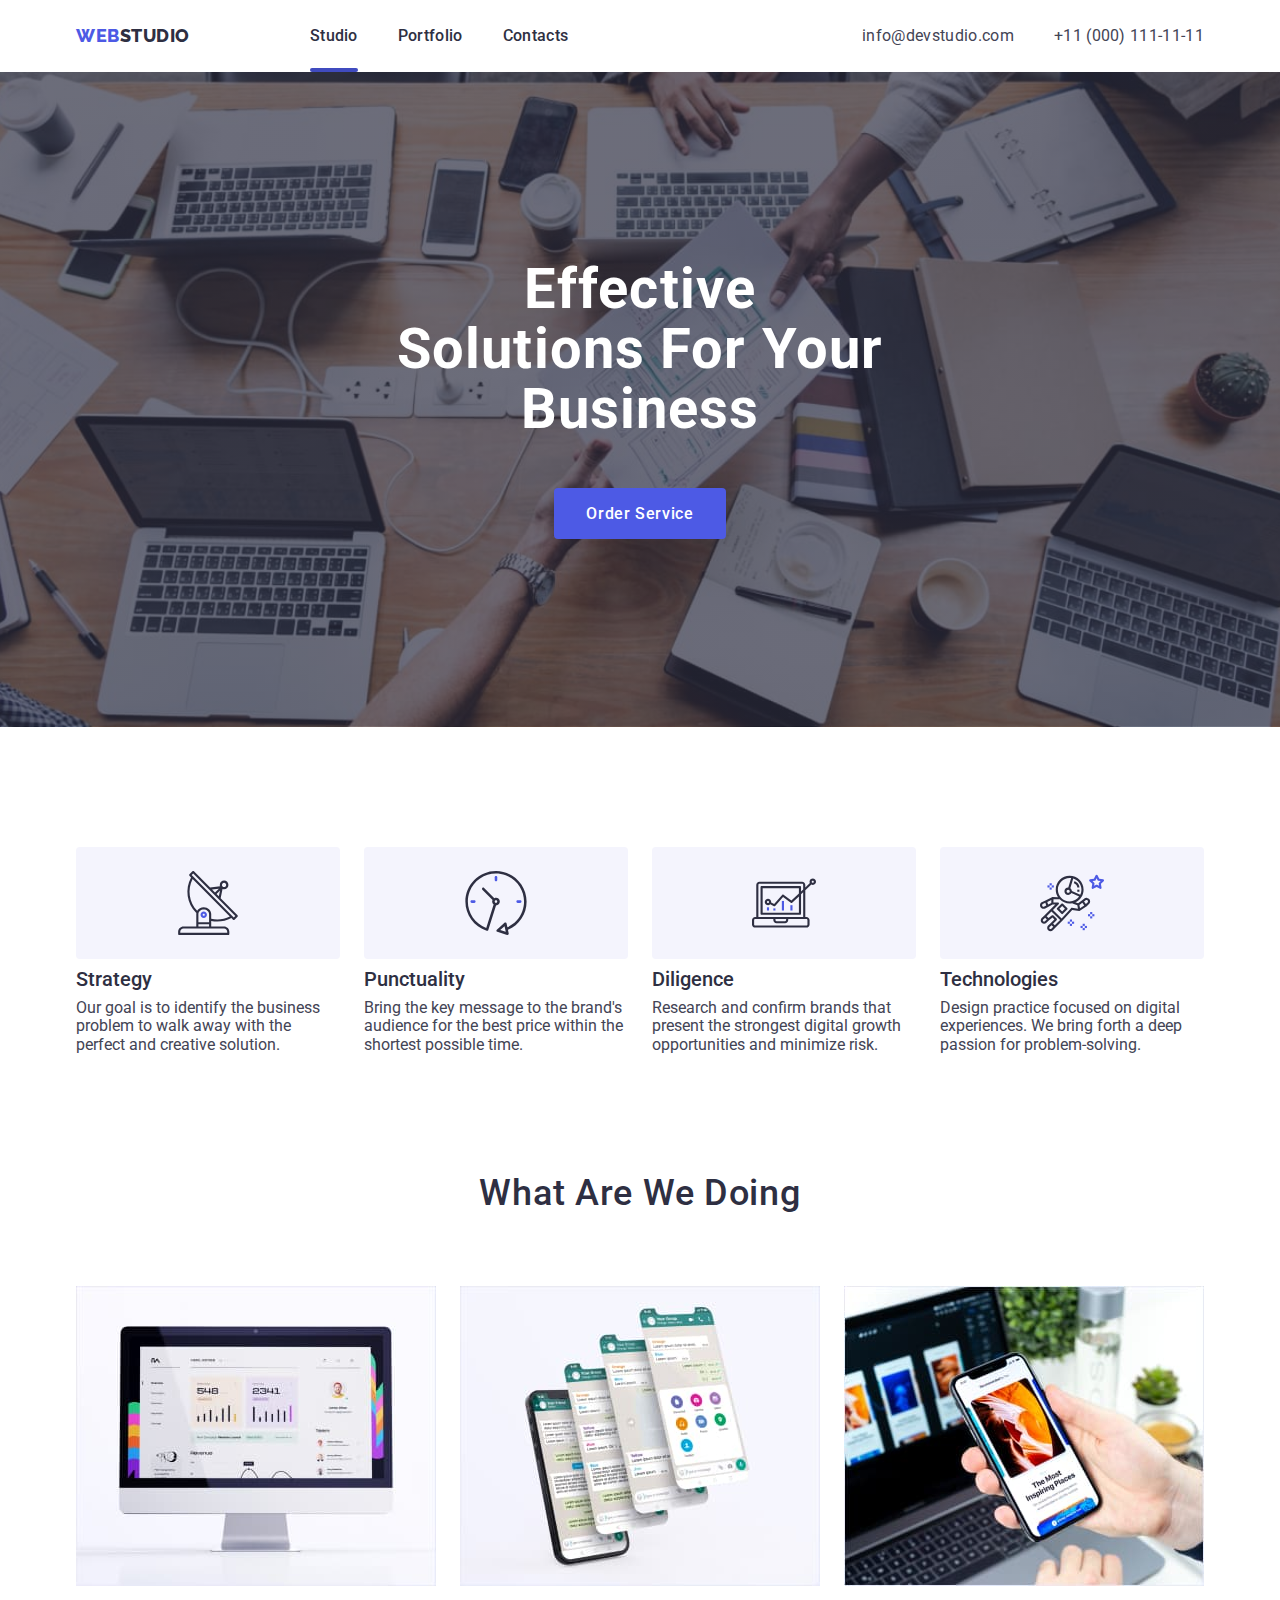
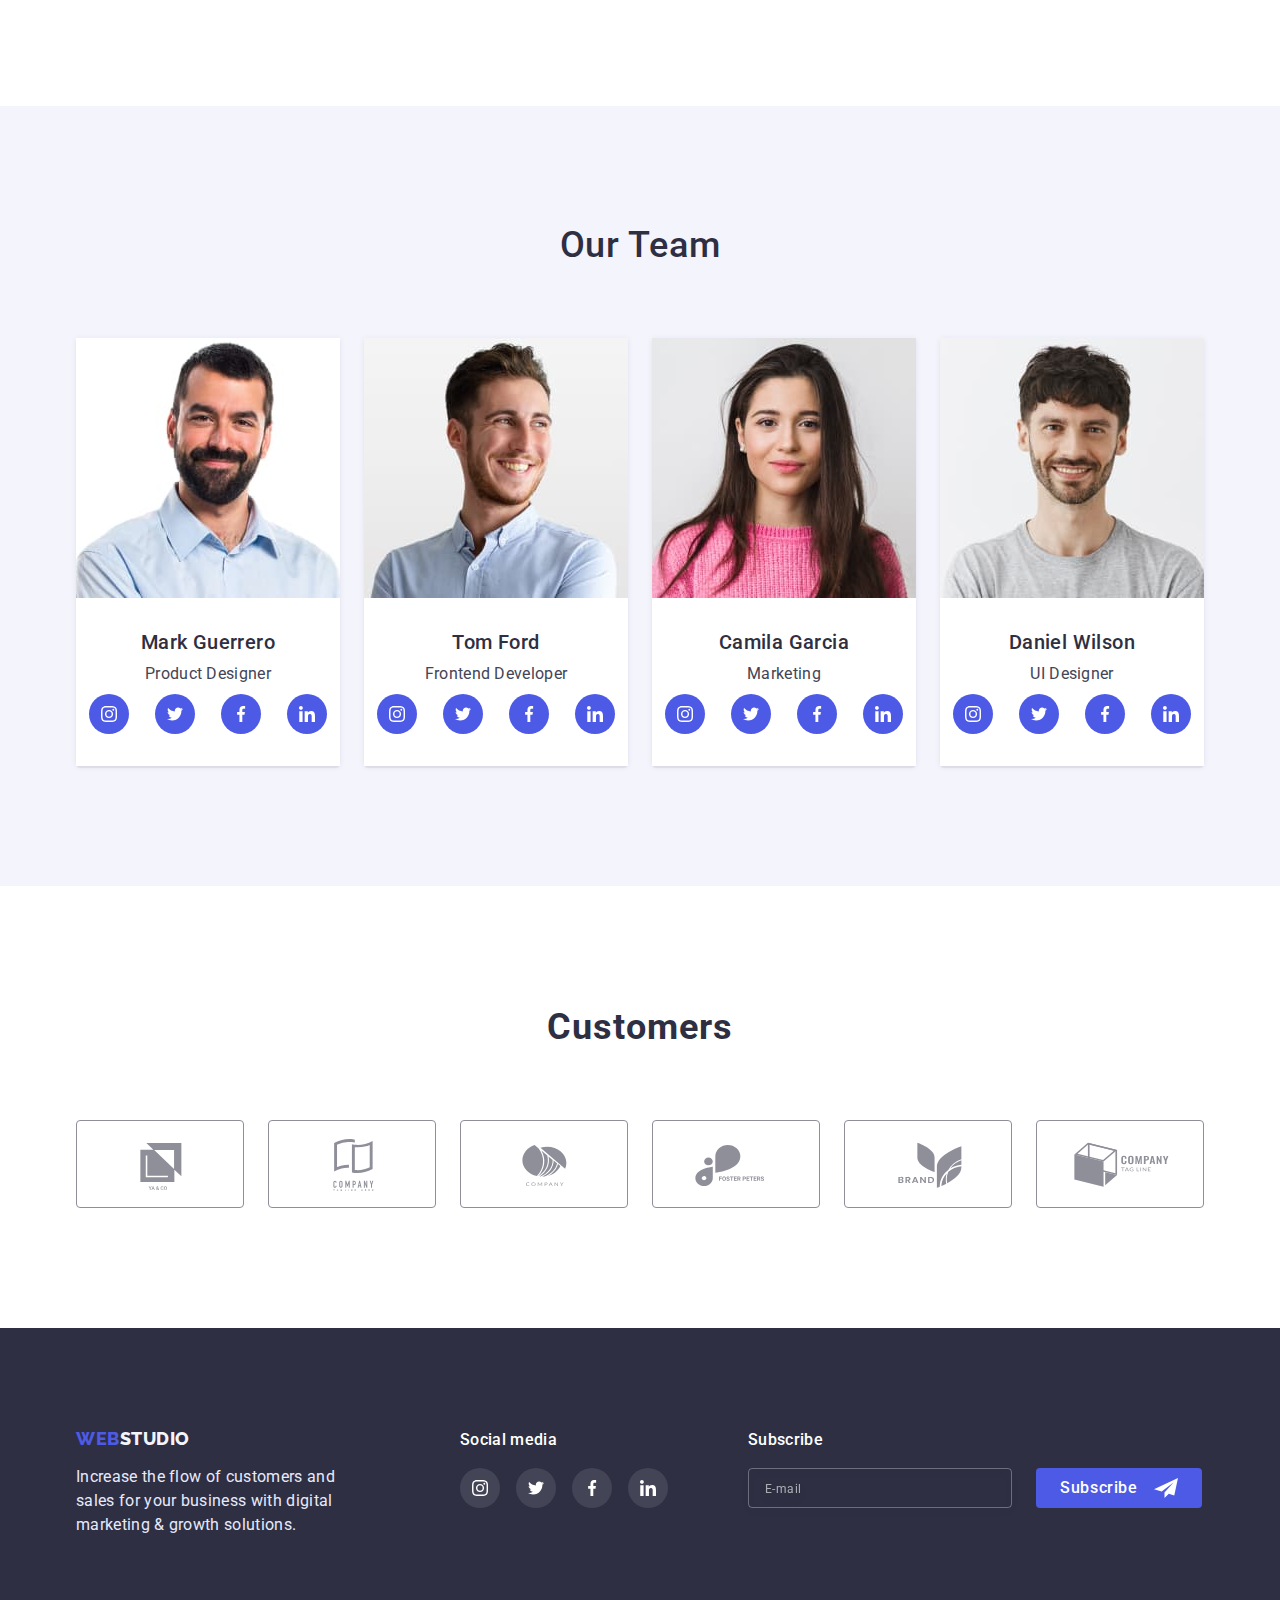
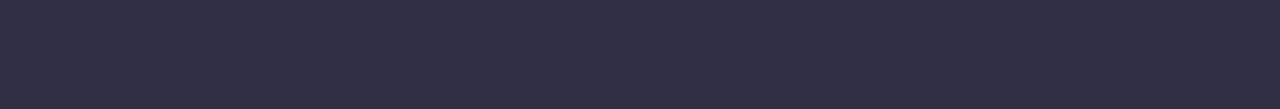
<file: index.html>
<!DOCTYPE html>
<html lang="en">
  <head>
    <meta charset="UTF-8" />
    <meta http-equiv="X-UA-Compatible" content="IE=edge" />
    <meta name="viewport" content="width=device-width, initial-scale=1.0" />
    <title>Document</title>
    <link
      rel="stylesheet"
      href="https://cdn.jsdelivr.net/npm/modern-normalize@1.1.0/modern-normalize.min.css"
    />
    <link rel="stylesheet" href="./css/styles.css" />
    <link rel="preconnect" href="https://fonts.googleapis.com" />
    <link rel="preconnect" href="https://fonts.gstatic.com" crossorigin />
    <link
      href="https://fonts.googleapis.com/css2?family=Raleway:wght@800&family=Roboto:wght@400;500&display=swap"
      rel="stylesheet"
    />
  </head>
  <body>
    <!--Header-->
    <header class="main-header">
      <div class="container page-header">
        <nav class="navigation">
          <a class="logo link" href="./index.html"
            ><span class="weblogo">Web</span>Studio
          </a>

          <ul class="menu list">
            <li class="menu-item">
              <a class="menu-link link current-page" href="./index.html">
                Studio
              </a>
            </li>
            <li class="menu-item">
              <a class="menu-link link" href="./portfolio.html"> Portfolio</a>
            </li>
            <li class="menu-item">
              <a class="menu-link link" href="/contacts">Contacts</a>
            </li>
          </ul>
        </nav>

        <button type="button" class="mobile-menu-open" data-menu-open>
          <svg class="mobile-menu-open-icon" width="32" height="22">
            <use href="./images/icons.svg#icon-menu-hamburger"></use>
          </svg>
        </button>

        <!--Contacts-->

        <ul class="contact-list list">
          <li class="contact-data">
            <a class="contact-mail link" href="mailto:info@devstudio.com"
              >info@devstudio.com</a
            >
          </li>
          <li class="contact-data">
            <a class="contact-phone link" href="tel:+11(000)1111111"
              >+11 (000) 111-11-11</a
            >
          </li>
        </ul>
      </div>
<!--============================================= mobile-menu-window =============================================== -->

      <div class="mobile-menu-window" data-menu>
        
        <button type="button" class="mobile-close-btn" data-menu-close>
          <svg class="mobile-close-icon">
            <use href="./images/icons.svg#icon-close-button"></use>
          </svg>
        </button>
        <ul class="mobile-menu list">
          <li class="mobile-menu-item">
            <a class="mobile-menu-link link current-page" href="./index.html">
              Studio
            </a>
          </li>
          <li class="mobile-menu-item">
            <a class="mobile-menu-link link" href="./portfolio.html"> Portfolio</a>
          </li>
          <li class="mobile-menu-item">
            <a class="mobile-menu-link link" href="/contacts">Contacts</a>
          </li>
        </ul> 

        <ul class="mobile-contact-list list">

          <li class="mobile-contact-data">
            <a class="mobile-contact-phone link" href="tel:+11(000)1111111"
              >+11 (000) 111-11-11</a
            >
          </li>
          <li class="mobile-contact-data">
            <a class="mobile-contact-mail link" href="mailto:info@devstudio.com"
              >info@devstudio.com</a
            >
          </li>

          <ul class="mobile-social-list list">
            <li class="mobile-social-list-icon">
              <a href="" class="mobile-social-list-link">
                <svg class="social-list-icon" width="16" height="16">
                  <use href="./images/icons.svg#icon-instagram"></use>
                </svg>
              </a>
            </li>

            <li class="mobile-social-list-icon">
              <a href="" class="mobile-social-list-link">
                <svg class="social-list-icon" width="16" height="16">
                  <use href="./images/icons.svg#icon-twitter"></use>
                </svg>
              </a>
            </li>

            <li class="mobile-social-list-icon">
              <a href="" class="mobile-social-list-link">
                <svg class="social-list-icon" width="16" height="16">
                  <use href="./images/icons.svg#icon-facebook"></use>
                </svg>
              </a>
            </li>

            <li class="mobile-social-list-icon">
              <a href="" class="mobile-social-list-link">
                <svg class="social-list-icon" width="16" height="16">
                  <use href="./images/icons.svg#icon-linkedin"></use>
                </svg>
              </a>
            </li>
          </ul>
         
        </ul>
      
      </div>
    </header>

    <!-- Hero -->
    <main>
      <section class="hero">
        <div class="container">
          <h1 class="hero-title">Effective Solutions For Your Business</h1>

          <button data-modal-open class="modal-btn" type="button">
            Order Service
          </button>
        </div>
      </section>

      <!--Features-->
      <section class="features section">
        <!-- <h2 class="features-name">Features</h2> -->
        <div class="container">
          <ul class="features-list list">
            <li class="features-item antenna-icon">
              <h3 class="data-features">Strategy</h3>
              <p class="text-features">
                Our goal is to identify the business problem to walk away with
                the perfect and creative solution.
              </p>
            </li>
            <li class="features-item clock-icon">
              <h3 class="data-features">Punctuality</h3>
              <p class="text-features">
                Bring the key message to the brand's audience for the best price
                within the shortest possible time.
              </p>
            </li>
            <li class="features-item diagram-icon">
              <h3 class="data-features">Diligence</h3>
              <p class="text-features">
                Research and confirm brands that present the strongest digital
                growth opportunities and minimize risk.
              </p>
            </li>
            <li class="features-item astronaut-icon">
              <h3 class="data-features">Technologies</h3>
              <p class="text-features">
                Design practice focused on digital experiences. We bring forth a
                deep passion for problem-solving.
              </p>
            </li>
          </ul>
        </div>
      </section>

      <!-- Activity  -->
      <section class="activity-section section">
        <div class="container">
          <h2 class="title">What are we doing</h2>
          <ul class="example-list list">
            <li class="example-item">
              <img
                class="example-img"
                src="./images/rectangle1.jpg"
                alt="computer screen with diagram"
                width="360"
              />
            </li>
            <li class="example-item">
              <img
                class="example-img"
                src="./images/rectangle2.jpg"
                alt="four chat screens"
                width="360"
              />
            </li>
            <li class="example-item">
              <img
                class="example-img"
                src="./images/rectangle3.jpg"
                alt="laptop and phone"
                width="360"
              />
            </li>
          </ul>
        </div>
      </section>

      <!-- Team -->
      <section class="team section">
        <div class="container">
          <h2 class="title">Our Team</h2>

          <ul class="team-list list">
            <li class="team-item">
              <img
                class="team-img"
                srcset="./images/Markmobile@2x.jpg 2x"
                src="./images/Markmobile.jpg"
                alt="Mark Guerrero"
                width="264"
              />

              <div class="img-content">
                <h3 class="data">Mark Guerrero</h3>
                <p class="text">Product Designer</p>
                <ul class="social-list list">
                  <li class="social-list-icon">
                    <a href="" class="social-list-link">
                      <svg class="social-list-icon" width="16" height="16">
                        <use href="./images/icons.svg#icon-instagram"></use>
                      </svg>
                    </a>
                  </li>

                  <li class="social-list-icon">
                    <a href="" class="social-list-link">
                      <svg class="social-list-icon" width="16" height="16">
                        <use href="./images/icons.svg#icon-twitter"></use>
                      </svg>
                    </a>
                  </li>

                  <li class="social-list-icon">
                    <a href="" class="social-list-link">
                      <svg class="social-list-icon" width="16" height="16">
                        <use href="./images/icons.svg#icon-facebook"></use>
                      </svg>
                    </a>
                  </li>

                  <li class="social-list-icon">
                    <a href="" class="social-list-link">
                      <svg class="social-list-icon" width="16" height="16">
                        <use href="./images/icons.svg#icon-linkedin"></use>
                      </svg>
                    </a>
                  </li>
                </ul>
              </div>
            </li>

            <li class="team-item">
              <img
                class="team-img"
                srcset="./images/Tommobile@2x.jpg 2x"
                src="./images/Tommobile.jpg"
                alt="Tom Ford"
                width="264"
              />

              <div class="img-content">
                <h3 class="data">Tom Ford</h3>
                <p class="text">Frontend Developer</p>
                <ul class="social-list list">
                  <li class="social-list-icon">
                    <a href="" class="social-list-link">
                      <svg class="social-list-icon" width="16" height="16">
                        <use href="./images/icons.svg#icon-instagram"></use>
                      </svg>
                    </a>
                  </li>

                  <li class="social-list-icon">
                    <a href="" class="social-list-link">
                      <svg class="social-list-icon" width="16" height="16">
                        <use href="./images/icons.svg#icon-twitter"></use>
                      </svg>
                    </a>
                  </li>

                  <li class="social-list-icon">
                    <a href="" class="social-list-link">
                      <svg class="social-list-icon" width="16" height="16">
                        <use href="./images/icons.svg#icon-facebook"></use>
                      </svg>
                    </a>
                  </li>

                  <li class="social-list-icon">
                    <a href="" class="social-list-link">
                      <svg class="social-list-icon" width="16" height="16">
                        <use href="./images/icons.svg#icon-linkedin"></use>
                      </svg>
                    </a>
                  </li>
                </ul>
              </div>
            </li>

            <li class="team-item">
              <img
                class="team-img"
                srcset="./images/Camilamobile@2x.jpg 2x"
                src="./images/Camilamobile.jpg"
                alt="Camila Garcia"
                width="264"
              />

              <div class="img-content">
                <h3 class="data">Camila Garcia</h3>
                <p class="text">Marketing</p>
                <ul class="social-list list">
                  <li class="social-list-icon">
                    <a href="" class="social-list-link">
                      <svg class="social-list-icon" width="16" height="16">
                        <use href="./images/icons.svg#icon-instagram"></use>
                      </svg>
                    </a>
                  </li>

                  <li class="social-list-icon">
                    <a href="" class="social-list-link">
                      <svg class="social-list-icon" width="16" height="16">
                        <use href="./images/icons.svg#icon-twitter"></use>
                      </svg>
                    </a>
                  </li>

                  <li class="social-list-icon">
                    <a href="" class="social-list-link">
                      <svg class="social-list-icon" width="16" height="16">
                        <use href="./images/icons.svg#icon-facebook"></use>
                      </svg>
                    </a>
                  </li>

                  <li class="social-list-icon">
                    <a href="" class="social-list-link">
                      <svg class="social-list-icon" width="16" height="16">
                        <use href="./images/icons.svg#icon-linkedin"></use>
                      </svg>
                    </a>
                  </li>
                </ul>
              </div>
            </li>

            <li class="team-item">
              <img
                class="team-img"
                srcset="./images/Danielmobile@2x.jpg 2x"
                src="./images/Danielmobile.jpg"
                alt="Daniel Wilson"
                width="264"
              />

              <div class="img-content">
                <h3 class="data">Daniel Wilson</h3>
                <p class="text">UI Designer</p>
                <ul class="social-list list">
                  <li class="social-list-icon">
                    <a href="" class="social-list-link">
                      <svg class="social-list-icon" width="16" height="16">
                        <use href="./images/icons.svg#icon-instagram"></use>
                      </svg>
                    </a>
                  </li>

                  <li class="social-list-icon">
                    <a href="" class="social-list-link">
                      <svg class="social-list-icon" width="16" height="16">
                        <use href="./images/icons.svg#icon-twitter"></use>
                      </svg>
                    </a>
                  </li>

                  <li class="social-list-icon">
                    <a href="" class="social-list-link">
                      <svg class="social-list-icon" width="16" height="16">
                        <use href="./images/icons.svg#icon-facebook"></use>
                      </svg>
                    </a>
                  </li>

                  <li class="social-list-icon">
                    <a href="" class="social-list-link">
                      <svg class="social-list-icon" width="16" height="16">
                        <use href="./images/icons.svg#icon-linkedin"></use>
                      </svg>
                    </a>
                  </li>
                </ul>
              </div>
            </li>
          </ul>
        </div>
      </section>

       <!-- Customers -->

    <section class="customers section">
      <div class="container">
        <h2 class="customers-title">Customers</h2>

        <ul class="customers-list list">
          <li class="customers-item">
            <a href="" class="customers-list-link">
              <svg class="customers-icon" width="104" height="56">
                <use href="./images/icons.svg#icon-company1"></use>
              </svg>
            </a>
          </li>

          <li class="customers-item">
            <a href="" class="customers-list-link">
              <svg class="customers-icon" width="104" height="56">
                <use href="./images/icons.svg#icon-company2"></use>
              </svg>
            </a>
          </li>

          <li class="customers-item">
            <a href="" class="customers-list-link">
              <svg class="customers-icon" width="104" height="56">
                <use href="./images/icons.svg#icon-company3"></use>
              </svg>
            </a>
          </li>

          <li class="customers-item">
            <a href="" class="customers-list-link">
              <svg class="customers-icon" width="104" height="56">
                <use href="./images/icons.svg#icon-company4"></use>
              </svg>
            </a>
          </li>

          <li class="customers-item">
            <a href="" class="customers-list-link">
              <svg class="customers-icon" width="104" height="56">
                <use href="./images/icons.svg#icon-company5"></use>
              </svg>
            </a>
          </li>

          <li class="customers-item">
            <a href="" class="customers-list-link">
              <svg class="customers-icon" width="104" height="56">
                <use href="./images/icons.svg#icon-company6"></use>
              </svg>
            </a>
          </li>
        </ul>
      </div>
    </section>
    </main>

   

    <!--Footer-->
    <footer class="footer-part">
      <div class="footer-data container">
        <div class="logo-footer-part">
          <a class="logo-footer link" href="/"
            ><span class="weblogo">Web</span>Studio</a
          >

          <p class="footer-text">
            Increase the flow of customers and sales for your business with
            digital marketing & growth solutions.
          </p>
        </div>

        <div class="social-media-footer">
          <h3 class="footer-media-title">Social media</h3>
          <ul class="social-list-footer list">
            <li class="social-list-footer-icon">
              <a href="" class="social-list-footer-link">
                <svg class="social-list-icon" width="16" height="16">
                  <use href="./images/icons.svg#icon-instagram"></use>
                </svg>
              </a>
            </li>

            <li class="social-list-footer-icon">
              <a href="" class="social-list-footer-link">
                <svg class="social-list-icon" width="16" height="16">
                  <use href="./images/icons.svg#icon-twitter"></use>
                </svg>
              </a>
            </li>

            <li class="social-list-footer-icon">
              <a href="" class="social-list-footer-link">
                <svg class="social-list-icon" width="16" height="16">
                  <use href="./images/icons.svg#icon-facebook"></use>
                </svg>
              </a>
            </li>

            <li class="social-list-footer-icon">
              <a href="" class="social-list-footer-link">
                <svg class="social-list-icon" width="16" height="16">
                  <use href="./images/icons.svg#icon-linkedin"></use>
                </svg>
              </a>
            </li>
          </ul>
        </div>

        <form class="footer-form">
          <label for="email" class="subscribe-email">Subscribe</label>
          <div class="footer-subscribe">
            <input
              type="email"
              name="user_email"
              id="email"
              class="footer-email"
              placeholder="E-mail"
            />

            <button type="submit" class="subscribe-btn">
              Subscribe
              <svg class="footer-icon" width="24" height="24">
                <use href="./images/icons.svg#icon-letter"></use>
              </svg>
            </button>
          </div>
        </form>
      </div>
    </footer>

    <!-- Backdrop -->

    <div class="backdrop is-hidden" data-modal>
      <div class="modal">
        <button data-modal-close type="button" class="modal-close-btn">
          <svg class="close-btn">
            <use href="./images/icons.svg#icon-close-button"></use>
          </svg>
        </button>

        <h3 class="form-data">Leave your contacts and we will call you back</h3>

        <form class="form-field">
          <label class="modal-field"
            >Name
            <div class="form-field-text">
              <input type="text" name="user_name" class="modal-form-input" />
              <svg class="modal-icon">
                <use href="./images/icons.svg#icon-person"></use>
              </svg>
            </div>
          </label>

          <label class="modal-field"
            >Phone
            <div class="form-field-text">
              <input
                type="tel"
                name="user_phone_number"
                class="modal-form-input"
              />
              <svg class="modal-icon">
                <use href="./images/icons.svg#icon-phone"></use>
              </svg>
            </div>
          </label>

          <label class="modal-field"
            >Email
            <div class="form-field-text">
              <input type="email" name="user_email" class="modal-form-input" />
              <svg class="modal-icon">
                <use href="./images/icons.svg#icon-email"></use>
              </svg>
            </div>
          </label>

          <label class="modal-field"
            >Comment
            <div class="form-field-text">
              <textarea
                name="user_comment"
                class="form-field-comment"
                placeholder="Text input"
              ></textarea>
            </div>
          </label>

          <label class="label-checkbox">
            <input type="checkbox" name="checkbox" class="checkbox-icon" />
            <span class="vector-icon">
              <svg class="icon-vector" width="10" height="8">
                <use href="./images/icons.svg#icon-vector"></use>
              </svg>
            </span>

            I accept the terms and conditions of the&nbsp;
            <span class="policy">Privacy Policy</span>
          </label>
          <button type="submit" class="send-btn">Send</button>
        </form>
      </div>
    </div>

    <script src="./js/modal.js"></script>
    <script src="./js/mobile-menu.js"></script>
  </body>
</html>
</file>
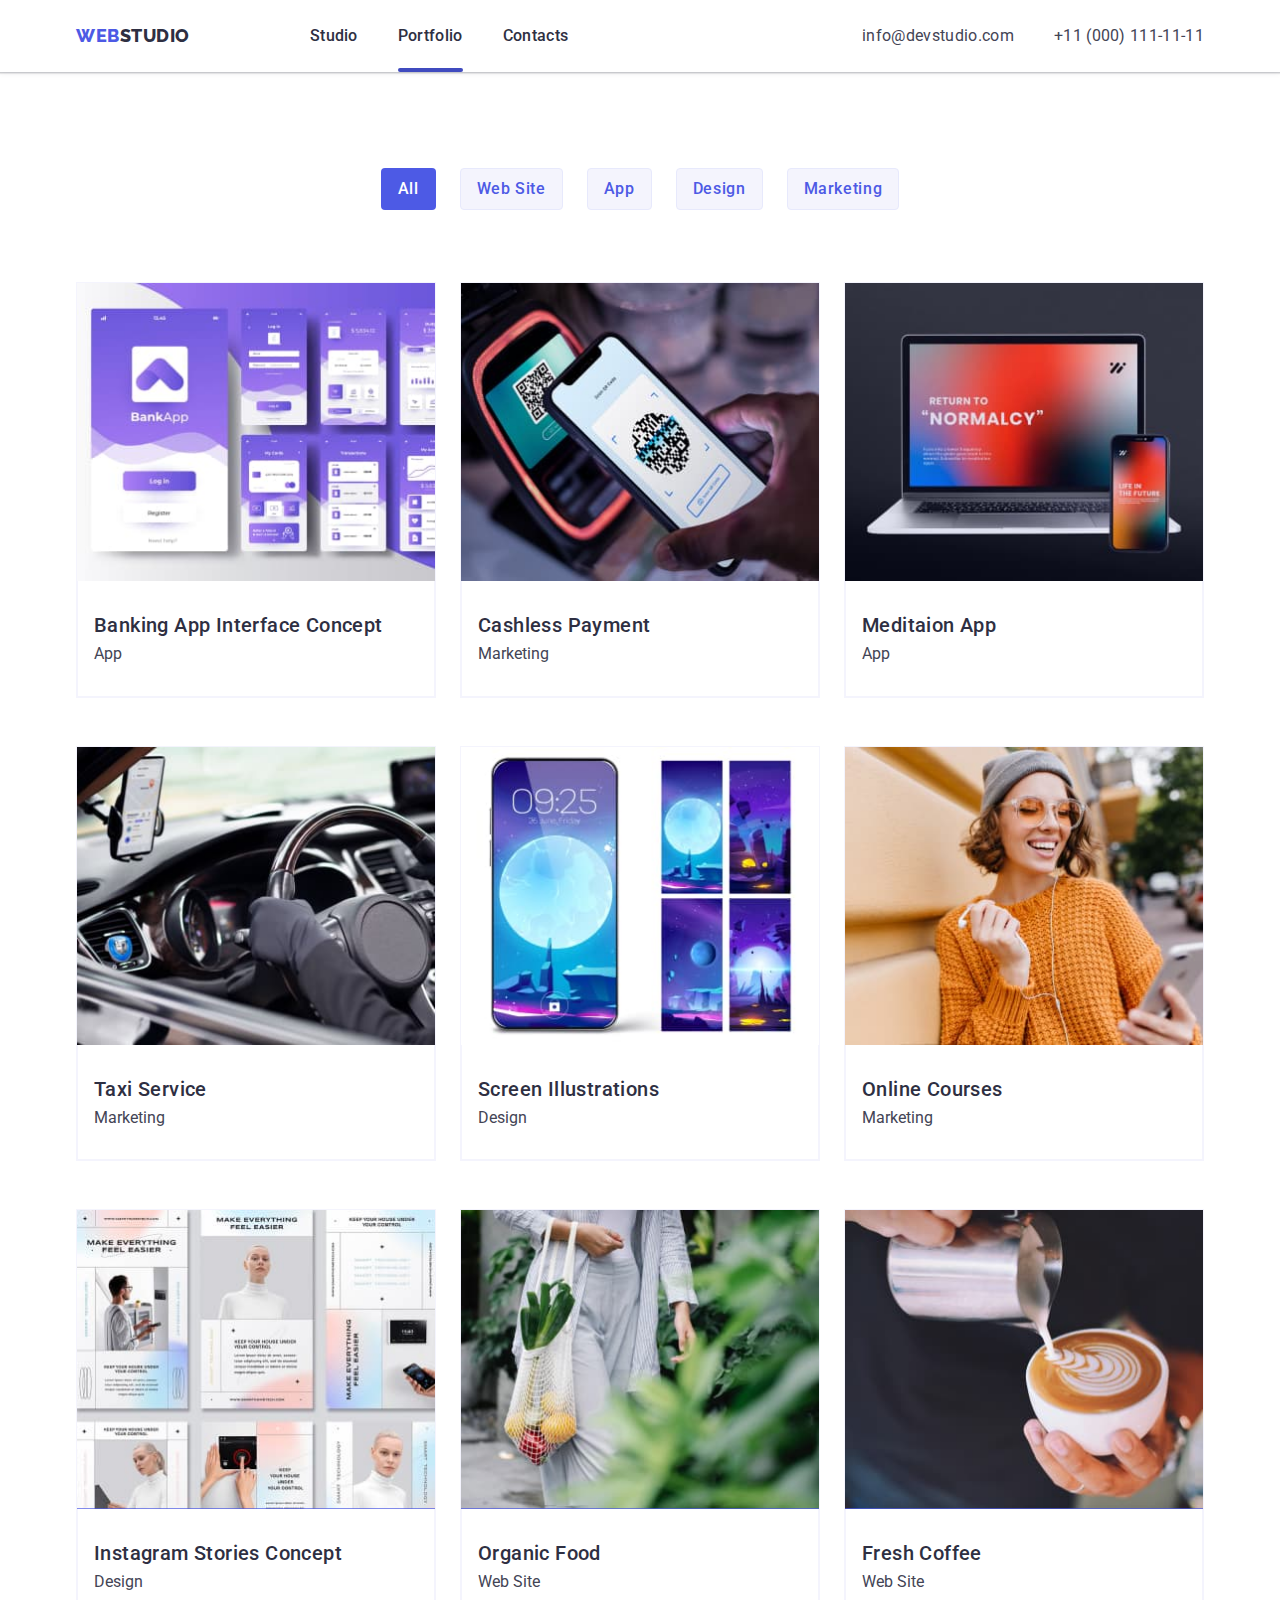
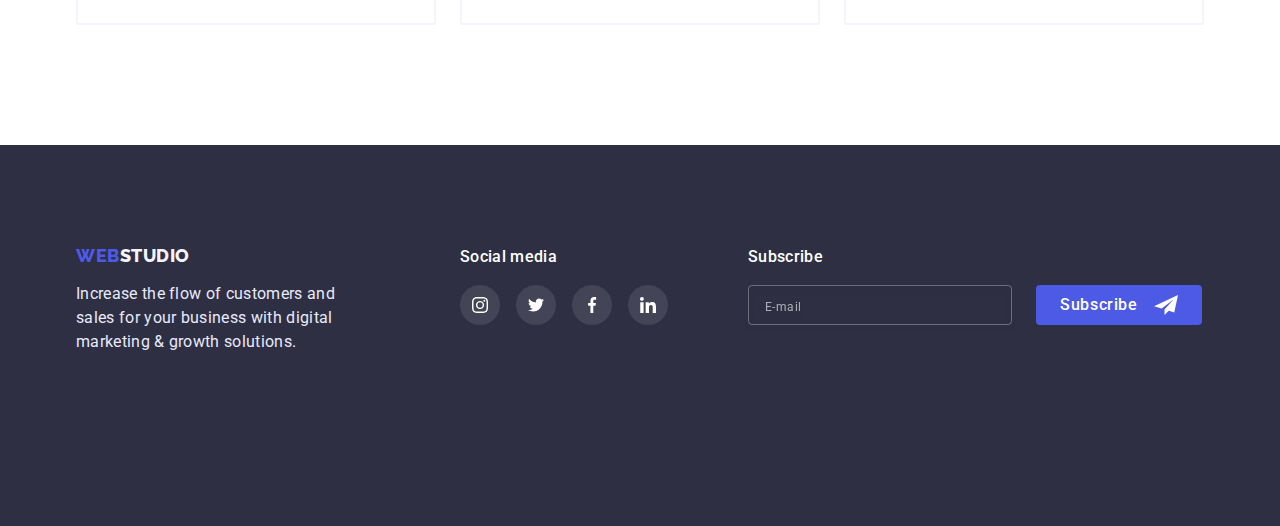
<file: portfolio.html>
<!DOCTYPE html>
<html lang="en">
  <head>
    <meta charset="UTF-8" />
    <meta http-equiv="X-UA-Compatible" content="IE=edge" />
    <meta name="viewport" content="width=device-width, initial-scale=1.0" />
    <title>Document</title>
    <link
      rel="stylesheet"
      href="https://cdn.jsdelivr.net/npm/modern-normalize@1.1.0/modern-normalize.min.css"
    />
    <link rel="stylesheet" href="./css/styles.css" />
    <link rel="preconnect" href="https://fonts.googleapis.com" />
    <link rel="preconnect" href="https://fonts.gstatic.com" crossorigin />
    <link
      href="https://fonts.googleapis.com/css2?family=Raleway:wght@800&family=Roboto:wght@400;500&display=swap"
      rel="stylesheet"
    />
  </head>
  <body>
    <!--Header-->
    <header class="main-header">
      <div class="container page-header">
        <nav class="navigation">
          <a class="logo link" href="./index.html"
            ><span class="weblogo">Web</span>Studio
          </a>

          <ul class="menu list">
            <li class="menu-item">
              <a class="menu-link link" href="./index.html"> Studio </a>
            </li>
            <li class="menu-item">
              <a class="menu-link link current-page" href="./portfolio.html"> Portfolio</a>
            </li>
            <li class="menu-item">
              <a class="menu-link link" href="/contacts">Contacts</a>
            </li>
          </ul>
        </nav>


        <button type="button" class="mobile-menu-open" data-menu-open>
          <svg class="mobile-menu-open-icon" width="32" height="22">
            <use href="./images/icons.svg#icon-menu-hamburger"></use>
          </svg>
        </button>

      <!--Contacts-->

      <ul class="contact-list list">
        <li class="contact-data">
          <a class="contact-mail link" href="mailto:info@devstudio.com"
            >info@devstudio.com</a
          >
        </li>
        <li class="contact-data">
          <a class="contact-phone link" href="tel:+11(000)1111111"
            >+11 (000) 111-11-11</a
          >
        </li>
      </ul>
      </div>


      <!--============================================= mobile-menu-window =============================================== -->

      <div class="mobile-menu-window" data-menu>
        
        <button type="button" class="mobile-close-btn" data-menu-close>
          <svg class="mobile-close-icon">
            <use href="./images/icons.svg#icon-close-button"></use>
          </svg>
        </button>
        <ul class="mobile-menu list">
          <li class="mobile-menu-item">
            <a class="mobile-menu-link link current-page" href="./index.html">
              Studio
            </a>
          </li>
          <li class="mobile-menu-item">
            <a class="mobile-menu-link link" href="./portfolio.html"> Portfolio</a>
          </li>
          <li class="mobile-menu-item">
            <a class="mobile-menu-link link" href="/contacts">Contacts</a>
          </li>
        </ul> 

        <ul class="mobile-contact-list list">

          <li class="mobile-contact-data">
            <a class="mobile-contact-phone link" href="tel:+11(000)1111111"
              >+11 (000) 111-11-11</a
            >
          </li>
          <li class="mobile-contact-data">
            <a class="mobile-contact-mail link" href="mailto:info@devstudio.com"
              >info@devstudio.com</a
            >
          </li>

          <ul class="mobile-social-list list">
            <li class="mobile-social-list-icon">
              <a href="" class="mobile-social-list-link">
                <svg class="social-list-icon" width="16" height="16">
                  <use href="./images/icons.svg#icon-instagram"></use>
                </svg>
              </a>
            </li>

            <li class="mobile-social-list-icon">
              <a href="" class="mobile-social-list-link">
                <svg class="social-list-icon" width="16" height="16">
                  <use href="./images/icons.svg#icon-twitter"></use>
                </svg>
              </a>
            </li>

            <li class="mobile-social-list-icon">
              <a href="" class="mobile-social-list-link">
                <svg class="social-list-icon" width="16" height="16">
                  <use href="./images/icons.svg#icon-facebook"></use>
                </svg>
              </a>
            </li>

            <li class="mobile-social-list-icon">
              <a href="" class="mobile-social-list-link">
                <svg class="social-list-icon" width="16" height="16">
                  <use href="./images/icons.svg#icon-linkedin"></use>
                </svg>
              </a>
            </li>
          </ul>
         
        </ul>
      
      </div>
    </header>


    <main>
      


        <!--Our Activity-->

        <section class="btn-img-section">

          <div class="container">
        <ul class="portfolio-btn-list list">
          <li class="portfolio-btn">
            <button class="btn-item-all" type="button">All</button>
          </li>
          <li class="portfolio-btn">
            <button class="btn-item" type="button">Web Site</button>
          </li>
          <li class="portfolio-btn">
            <button class="btn-item" type="button">App</button>
          </li>
          <li class="portfolio-btn">
            <button class="btn-item" type="button">Design</button>
          </li>
          <li class="portfolio-btn">
            <button class="btn-item" type="button">Marketing</button>
          </li>
        </ul>
      
        <!-- Examples -->
        
        
        <ul class="img-list list">

          <li class="img-item">
            <a href="#" class="img-wrapper-link">
            <div class="img-wrapper">
            <img
              src="./images/img11.jpg"
              alt="bank application pages"
              width="360"
            />
            <p class="overlay">14 Stylish and User-Friendly App Design Concepts · Task Manager App · Calorie Tracker App · Exotic Fruit Ecommerce App · Cloud Storage App
              
            </p>
          </div>
          </a>
           <div class="img-info">
            <h3 class="img-subtitle">Banking App Interface Concept</h3>
            <p class="data-text">App</p>
          </div>

          </li>

          <li class="img-item">

           
            <a href="#" class="img-wrapper-link">
             <div class="img-wrapper">
              
            <img
              src="./images/img19.jpg"
              alt="App Design Concepts"
              width="360"
            />
            <p class="overlay">14 Stylish and User-Friendly App Design Concepts · Task Manager App · Calorie Tracker App · Exotic Fruit Ecommerce App · Cloud Storage App
              
            </p>
          
</div> 
</a>
          <div class="img-info">
            <h3 class="img-subtitle">Cashless Payment</h3>
            <p class="data-text">Marketing</p>
          </div>

          
          </li>

          <li class="img-item">

            <a href="#" class="img-wrapper-link">
           <div class="img-wrapper">
            <img src="./images/img12.jpg" alt="Meditaion App"
            width="360" 
            />
         <p class="overlay">14 Stylish and User-Friendly App Design Concepts · Task Manager App · Calorie Tracker App · Exotic Fruit Ecommerce App · Cloud Storage App
              
            </p>
          </div>
          </a>
          <div class="img-info">
            <h3 class="img-subtitle">Meditaion App</h3>
            <p class="data-text">App</p>
          </div>
          
          </li>


          <li class="img-item">

            <a href="#" class="img-wrapper-link">
              <div class="img-wrapper">
            <img
              src="./images/img13.jpg"
              alt="application for taxi"
              width="360"
            />
            <p class="overlay">14 Stylish and User-Friendly App Design Concepts · Task Manager App · Calorie Tracker App · Exotic Fruit Ecommerce App · Cloud Storage App
              
            </p>
          </div>
          </a>
          <div class="img-info">
            <h3 class="img-subtitle">Taxi Service</h3>
            <p class="data-text">Marketing</p>
          </div>
          
          </li>

          <li class="img-item">
            <a href="#" class="img-wrapper-link">
              <div class="img-wrapper">
            <img
              src="./images/img14.jpg"
              alt="pictures on the phone
        screen"
              width="360"
            />
         
<p class="overlay">14 Stylish and User-Friendly App Design Concepts · Task Manager App · Calorie Tracker App · Exotic Fruit Ecommerce App · Cloud Storage App
              
            </p>
            </div>
          </a>

          <div class="img-info">
            <h3 class="img-subtitle">Screen Illustrations</h3>
            <p class="data-text">Design</p>
          </div>
         
          </li>

          <li class="img-item">
          
            <a href="#" class="img-wrapper-link">
<div class="img-wrapper">
            <img
              src="./images/img15.jpg"
              alt="happy girl with her
        phone"
              width="360"
            />
          <p class="overlay">14 Stylish and User-Friendly App Design Concepts · Task Manager App · Calorie Tracker App · Exotic Fruit Ecommerce App · Cloud Storage App
              
            </p>
          </div>
          </a>
          <div class="img-info">
            <h3 class="img-subtitle">Online Courses</h3>
            <p class="data-text">Marketing</p>
          </div>
        
          </li>

          <li class="img-item">
            <a href="#" class="img-wrapper-link">
             <div class="img-wrapper">
            <img src="./images/img16.jpg" alt="instagram pages" width="360" />
            <p class="overlay">14 Stylish and User-Friendly App Design Concepts · Task Manager App · Calorie Tracker App · Exotic Fruit Ecommerce App · Cloud Storage App
              
            </p>
          </div>
          </a>
          <div class="img-info">
            <h3 class="img-subtitle">Instagram Stories Concept</h3>
            <p class="data-text">Design</p>
          </div>
        

          </li>


          <li class="img-item">
           <a href="#" class="img-wrapper-link">
            <div class="img-wrapper">
            <img
              src="./images/img17.jpg"
              alt="handbag with
        vegetables"
              width="360"
            />
          
        <p class="overlay">14 Stylish and User-Friendly App Design Concepts · Task Manager App · Calorie Tracker App · Exotic Fruit Ecommerce App · Cloud Storage App
              
            </p>
          </div> 
          </a>
          <div class="img-info">
            <h3 class="img-subtitle">Organic Food</h3>
            <p class="data-text">Web Site</p>
          </div>
          
          </li>


          <li class="img-item">
            <a href="#" class="img-wrapper-link">
            <div class="img-wrapper">
            <img
              src="./images/img18.jpg"
              alt="barista pours coffee
        into a cup"
              width="360"
            />
          <p class="overlay">14 Stylish and User-Friendly App Design Concepts · Task Manager App · Calorie Tracker App · Exotic Fruit Ecommerce App · Cloud Storage App
              
            </p>
          </div> 
          </a>
          <div class="img-info">
            <h3 class="img-subtitle">Fresh Coffee</h3>
            <p class="data-text">Web Site</p>
          </div>
          
          </li>
        </ul>
      </div>
      </section>
    </main>

    <!-- Footer -->

    <footer class="footer-part">
      <div class="footer-data container">
        <div class="logo-footer-part">
          <a class="logo-footer link" href="/"
            ><span class="weblogo">Web</span>Studio</a
          >

          <p class="footer-text">
            Increase the flow of customers and sales for your business with
            digital marketing & growth solutions.
          </p>
        </div>

        <div class="social-media-footer">
          <h3 class="footer-media-title">Social media</h3>
          <ul class="social-list-footer list">
            <li class="social-list-footer-icon">
              <a href="" class="social-list-footer-link">
                <svg class="social-list-icon" width="16" height="16">
                  <use href="./images/icons.svg#icon-instagram"></use>
                </svg>
              </a>
            </li>

            <li class="social-list-footer-icon">
              <a href="" class="social-list-footer-link">
                <svg class="social-list-icon" width="16" height="16">
                  <use href="./images/icons.svg#icon-twitter"></use>
                </svg>
              </a>
            </li>

            <li class="social-list-footer-icon">
              <a href="" class="social-list-footer-link">
                <svg class="social-list-icon" width="16" height="16">
                  <use href="./images/icons.svg#icon-facebook"></use>
                </svg>
              </a>
            </li>

            <li class="social-list-footer-icon">
              <a href="" class="social-list-footer-link">
                <svg class="social-list-icon" width="16" height="16">
                  <use href="./images/icons.svg#icon-linkedin"></use>
                </svg>
              </a>
            </li>
          </ul>
        </div>

        <form class="footer-form">
          <label for="email" class="subscribe-email">Subscribe</label>
          <div class="footer-subscribe">
            <input
              type="email"
              name="user_email"
              id="email"
              class="footer-email"
              placeholder="E-mail"
            />

            <button type="submit" class="subscribe-btn">
              Subscribe
              <svg class="footer-icon" width="24" height="24">
                <use href="./images/icons.svg#icon-letter"></use>
              </svg>
            </button>
          </div>
        </form>
      </div>
    </footer>

    
    <script src="./js/mobile-menu.js"></script>


  </body>
</html>
</file>
<file: css/styles.css>
:root {
    --primary-font: 'Roboto', sans-serif;  
    --secondary-font: 'Raleway', sans-serif;
    --primary-color: #4D5AE5;
    --text-color: #434455;
    --title-color: #2E2F42;
    --second-text-color: #FFFFFF; 
    --dominant-color: #F4F4FD;
    --footer-text-color:  #E7E9FC;
    --team-img-shadow: 0px 1px 6px rgba(46, 47, 66, 0.08), 0px 1px 1px rgba(46, 47, 66, 0.16), 0px 2px 1px rgba(46, 47, 66, 0.08);
    --img-shadow: 0px 1px 6px rgba(46, 47, 66, 0.08);
    --icon-color: #8E8F99;
    --transition-dur-func: 250ms cubic-bezier(0.4, 0, 0.2, 1); 
}


button {
    cursor: pointer;
}


ul {
    margin-top: 0;
    margin-bottom: 0;
    padding-left: 0;
}

h1,h2,h3,p {
    margin-top: 0;
    margin-bottom: 0;
    
 } 

 body {
    
    font-family: var(--primary-font);
    color: var(--text-color);
 }

 .section {
    padding-top: 96px;
    padding-bottom: 96px;
    
    
}

img {
    display: block;
    width: 100%;
    height: auto;
    
    
}

.list{
    list-style: none;
    
}

.link {
    text-decoration: none;
}

/* 
 
    
    
    .section {
        padding-top: 120px;
        padding-bottom: 120px;
        
        
    }
    
   
    } */ 

    

   
    /* ======================================CONTAINER=================================== */

    .container {
        
        padding-left: 15px;
        padding-right: 15px;
        
        
    }

    /* ======================================= MOBILE ====================================== */



    @media screen and (min-width: 480px){
    .container {

     width: 428px;
    margin-right: auto;
    margin-left: auto ;
    }

    

    


   
    }

    @media screen and (max-width: 767px){
        .menu{
            display: none;
           }
        
           .contact-list{
            display: none;
           }
    
       
    
           .hero-title{
            
            font-size: 36px;
            line-height: 1.11;
            margin-top: 0;
            margin-bottom: 72px;
            
             }

             .data-features{
                text-align: center;
             }


             .features-item:not(:last-child){
                margin-bottom: 72px;
               }
             


        
            .team-item:not(:last-child) {
                margin-bottom: 72px;
            }

            .customers-item {
                max-width: 190px;
                width: 100%;
                
        
            
             }

             .customers-list{
                column-gap: 16px;
                
               }
            
             

             .footer-email{
                width: 100%;
             }

         
             .footer-data{
                text-align: center;
             }

             .subscribe-email{
               justify-content: center;
             }


             .logo-footer-part{
                text-align: center;
             }

    }


    /* ======================================== TABLET ======================================= */

    @media screen and (min-width: 768px) {
        .container {
         width: 768px;
          }
          .mobile-menu-open{
            display: none;
          }

          .page-header{
            padding-top: 0;
            padding-bottom: 0;
          }

        
          .navigation {
            display: flex;
            align-items: center;
           }

           .menu {
            display: flex;
           }

           .menu-item:not(:last-child) {
            margin-right: 40px;
           }

           .logo {
            margin-right: 120px;
           
            
            
           }

           .menu-link {
            position: relative;
            display: block;
            padding: 24px 0;
            font-weight: 500;
            font-size: 16px;
            line-height: 1.5;
            letter-spacing: 0.02em;
            color: var(--title-color);
            transition: color var(--transition-dur-func);
            }
           
            .menu-link:hover,
            .menu-link:focus {
                color: var(--text-color);
            }
            .menu-link:active {
                color: var(--primary-color);
            }
            .menu-link.current-page::after {
                content: '';
                position: absolute;
                display: block;
                bottom: 0;
                right: 0;        
                margin-top: 18px;
                width: 100%;
                height: 4px;
                background: #404BBF;
                border-radius: 2px;
            }

            

            .contact-mail {
    
                font-size: 12px;
                line-height: 1.33;
                letter-spacing: 0.02em;
                color: var(--text-color);
                transition: color var(--transition-dur-func);
                padding-top: 24px;
                margin-bottom: 4px;
                
                }

                .contact-mail:hover,
                .contact-mail:focus {
                    color: var(--primary-color);
                }
                .contact-phone {
                
                font-size: 12px;
                line-height: 1.33;
                letter-spacing: 0.02em;
                color: var(--text-color);
                transition: color var(--transition-dur-func);
                padding-bottom: 10px;
                }
                
                .contact-phone:hover,
                .contact-phone:focus {
                    color: var(--primary-color);
                }

                .hero-title{
            
    max-width: 492px;
    margin: auto;
    margin-bottom: 40px;
    font-size: 56px;
    line-height: 1.07;
                    
                     }

    .features-list{
        display: flex;
        flex-wrap: wrap;
        column-gap: 24px;
        row-gap: 72px;
        
        
    
        
         }

         .features-item{
           flex-basis: calc(100% / 2 - 24px);
          
         }

         

        

       
        .team-list{

            display: flex;
            flex-wrap: wrap;
            justify-content: center;
            
           

            
        }


        .customers-list{
            column-gap: 24px;
            
        }

        .customers-item{
            width: 168px;
        }

      
    

    .footer-data{
        display: flex;
        flex-wrap: wrap;
        align-items: baseline;
        margin-left: auto;
        margin-right: auto;
        width: 568px;
        
       
    }

    .logo-footer-part{
        margin-right: 24px;
       
    }

    

    .footer-subscribe{
        display: flex;
    }


    .footer-email{
        margin-right: 24px;
    }

    

     .footer-email{
       
        width: 264px;
        
        }

      

    

 
        }


        @media screen and (max-width: 1199px){

            .hero{
                padding-top: 112px;
            padding-bottom: 112px;
            }

            .text-features {
                margin-top: 8px;
                font-size: 16px;
                line-height: 1.5;
                letter-spacing: 0.02em;
                color: var(--text-color);
                
                }
        
               
        
                .data-features {
              
                font-weight: 700;
                font-size: 36px;
                line-height: 1.11;
                letter-spacing: 0.02em;
                
                
                    }

            .activity-section{
                display: none;
            }

           
            .team-list{

                column-gap: 24px;
                row-gap: 64px;
            }

           
         

            .footer-part{
                padding-top: 96px;
                padding-bottom: 96px;
            }
           

        }


        /* ===================================== DESKTOP ======================================== */
    
    @media screen and (min-width: 1200px) {

        .section {
            padding-top: 120px;
            padding-bottom: 120px;
            
            
        }
        .container {
        width: 1158px;
    }

    .contact-list{
        display: flex;
        
    }

    .contact-data:not(:last-child) {
        margin-right: 40px;
    }

    .contact-mail {
    
        font-size: 16px;
        line-height: 1.5;
    }

    .contact-phone {
    
        font-size: 16px;
        line-height: 1.5;
    }

    .hero {
        
        padding-top: 188px;
        padding-bottom: 188px;
        max-width: 1600px;
    }

    .hero-title{
        margin-bottom: 48px;
    }

    .features-list{
        flex-wrap: nowrap;
       
    }
  
    .features-item {
        width: calc((100% - 72px) /4);
       
    }

    

    .features-item::before {
        content: "";
        display: block;
        height: 112px;
        background-color: var(--dominant-color);
        border-radius: 4px;
        background-position: center;
        background-repeat: no-repeat;
        margin-bottom: 8px;
    }

    .antenna-icon::before {
        background-image: url("../images/antenna.svg");
    }
    
     .clock-icon::before {
        background-image: url("../images/clock.svg");
     }

     .diagram-icon::before {
        background-image: url("../images/diagram.svg");
     }
     
     .astronaut-icon::before {
        background-image: url("../images/astronaut.svg");
     }

     

     .data-features {
        margin-bottom: 8px;
        font-weight: 500;
        font-size: 20px;
        line-height: 1.2;
     }



     .team-item {
        width: calc((100% - 72px) /4);
        
    }

    .team-item:not(:last-child) {
        margin-right: 24px;
    }

   



    .footer-part {

        padding-top: 100px;
        padding-bottom: 100px;
    
    }


    .footer-data{
        flex-wrap: nowrap;
    }

    .logo-footer-part{
        margin-right: 120px;
        margin-bottom: 0;
        
    }


    .footer-text{
        
        width: 264px;
    }

    .footer-form{
        margin-left: 80px;
    }


    










}

    

    /* ========================================HEADER======================================= */
    /* ======================================COMPONENTS=====================================*/
   
    

  


    .mobile-menu-open {
        border: none;
        background-color: transparent;
        padding: 0;
        line-height: 0;
        }

    .mobile-menu-window {
        position: fixed;
        width: 100%;
        height: 100%;
        z-index: 50;
        top: 0;
        left: 0;
        background: #FFFFFF;
        box-shadow: var(--team-img-shadow);
        opacity: 0;
        visibility: hidden;
        pointer-events: none;
        transition: opacity var(--transition-dur-func), visibility var(--transition-dur-func);

        
    }

    .mobile-menu-window.is-open {
        opacity: 1;
        visibility: visible;
        pointer-events: auto;
    }
    

.mobile-menu {
    padding-left: 40px;
    padding-top: 80px;
    
}

.mobile-menu-item:not(:last-child) {
    padding-bottom: 40px;
}

.mobile-menu-link{
font-weight: 700;
font-size: 36px;
line-height: 1.11;
letter-spacing: 0.02em;
text-transform: capitalize;
color: var(--title-color);
transition: color var(--transition-dur-func);
    }

   

    .mobile-menu-link:hover,
    .mobile-menu-link:focus {
        color: #404BBF;
    }


.mobile-contact-list{
    padding-left: 40px;
    margin-top: 284px;
    margin-bottom: 0;
}

.mobile-contact-data:not(:last-child) {
    margin-bottom: 40px;
}


.mobile-contact-phone{
font-weight: 600;
font-size: 36px;
line-height: 1.11;
text-transform: capitalize;
color: var(--primary-color);


}

.mobile-contact-mail {
font-weight: 500;
font-size: 20px;
line-height: 1.2;
letter-spacing: 0.02em;
color: var(--text-color);

}

.mobile-social-list-link {
    display: flex;
    justify-content: center;
    align-items: center;
    width: 40px;
    height: 40px;
    border-radius: 50%;
    background-color: var(--primary-color);
    transition: background-color var(--transition-dur-func);
}


.mobile-social-list-icon:not(:last-child){
    padding-right: 56px;
}


.social-list-icon {
    fill: var(--second-text-color);
}



.mobile-social-list{
    display: flex;
    padding: 0;
    margin-top: 48px;
    flex-wrap: wrap;
    
} 

   .weblogo {
        
            color:  var(--primary-color);
        }
    
    .logo {
    font-family: var(--secondary-font);
    font-weight: 800;
    font-size: 18px;
    line-height: 1.17;
    display: flex;
    align-items: center;
    letter-spacing: 0.03em;
    text-transform: uppercase;
    color: var(--title-color);
    padding-top: 24px;
    padding-bottom: 24px;
    }
    
    .logo-footer {
    font-family: var(--secondary-font);
    font-weight: 800;
    font-size: 18px;
    line-height: 1.17;
    display: flex;
    align-items: center;
    letter-spacing: 0.03em;
    text-transform: uppercase;
    color: var(--dominant-color);
    
    }

    .title {
        margin-bottom: 72px;
    } 

    /* ========================================================================================= */
   
    .page-header {
        display: flex;
        align-items: center;
        justify-content: space-between;
       
        
       }

       .mobile-close-btn {
        position: absolute;
        top: 40px;
        right: 40px;
        display: flex;
        justify-content: center;
        align-items: center;
        width: 24px;
        height: 24px;
        background-color: var(--footer-text-color);
        border: 1px solid rgba(0, 0, 0, 0.1);
        border-radius: 50%;
        padding: 0;
        transition: background-color var(--transition-dur-func);
        
        
    }

    .mobile-close-icon{
        transition: fill var(--transition-dur-func);
        width: 8px;
        height: 8px;
    }

    .menu-link {
        position: relative;
        display: block;
        padding: 24px 0;
        font-weight: 500;
        font-size: 16px;
        line-height: 1.5;
        letter-spacing: 0.02em;
        color: var(--title-color);
        transition: color var(--transition-dur-func);
        }
       
        .menu-link:hover,
        .menu-link:focus {
            color: var(--text-color);
        }
        .menu-link:active {
            color: var(--primary-color);
        }
        .menu-link.current-page::after {
            content: '';
            position: absolute;
            display: block;
            bottom: 0;
            right: 0;        
            margin-top: 24px;
            width: 100%;
            height: 4px;
            background: #404BBF;
            border-radius: 2px;
        }

    
    /* 
   .navigation {
    display: flex;
    align-items: center;
   }
    
   .menu {
    display: flex;
   }
   .contact-list {
       display: flex;
   }
   .logo {
    margin-right: 77px;
    padding: 24px 0;
    
   }
   .menu-item:not(:last-child) {
    margin-right: 40px;
   }
     
    .menu-link {
    position: relative;
    display: block;
    padding: 24px 0;
    font-weight: 500;
    font-size: 16px;
    line-height: 1.5;
    letter-spacing: 0.02em;
    color: var(--title-color);
    transition: color var(--transition-dur-func);
    }
   
    .menu-link:hover,
    .menu-link:focus {
        color: var(--text-color);
    }
    .menu-link:active {
        color: var(--primary-color);
    }
    .menu-link.current-page::after {
        content: '';
        position: absolute;
        display: block;
        bottom: 0;
        right: 0;        
        margin-top: 24px;
        width: 100%;
        height: 4px;
        background: #404BBF;
        border-radius: 2px;
    }
    
    .contact-list {
        margin-left: auto;
    }
   
     .contact-mail {
    
    font-size: 16px;
    line-height: 1.5;
    letter-spacing: 0.02em;
    color: var(--text-color);
    transition: color var(--transition-dur-func);
    }
    .contact-mail:hover,
    .contact-mail:focus {
        color: var(--primary-color);
    }
    .contact-phone {
    
    font-size: 16px;
    line-height: 1.5;
    letter-spacing: 0.02em;
    color: var(--text-color);
    transition: color var(--transition-dur-func);
    }
    
    .contact-phone:hover,
    .contact-phone:focus {
        color: var(--primary-color);
    }
    .contact-data:not(:last-child) {
        margin-right: 40px;
    } */


    /* ============================================== HERO ===================================== */

    .hero {
        
        margin: 0 auto;
        
        background-color: var(--title-color);
        background-image: linear-gradient(rgba(46, 47, 66, 0.7),rgba(46, 47, 66, 0.7)), url("../images/heromobile.jpg");
        background-size: cover;
        background-repeat: no-repeat;
        background-position: center;
    }

 @media screen and (min-device-pixel-ratio: 2) and (max-width: 767px) , 
 screen and (min-resolution: 192dpi) and (max-width: 767px), 
 screen and (min-resolution: 2dppx) and (max-width: 767px) {
  .hero {
    background-image: linear-gradient(rgba(46, 47, 66, 0.7),rgba(46, 47, 66, 0.7)), url('../images/heromobile@2x.jpg');
  }
}


@media screen and (min-width: 768px) {
   .hero { background-image: linear-gradient(rgba(46, 47, 66, 0.7),rgba(46, 47, 66, 0.7)), url('../images/hero-tablet.jpg');  
}
} 

@media screen and (min-device-pixel-ratio: 2) and (min-width: 768px), 
screen and (min-resolution: 192dpi) and (min-width: 768px), 
screen and (min-resolution: 2dppx) and (min-width: 768px) {
.hero {
  background-image: linear-gradient(rgba(46, 47, 66, 0.7),rgba(46, 47, 66, 0.7)), url('../images/hero-tablet@2x.jpg');
}
}

@media screen and (min-width: 1200px) {
    .hero { background-image: linear-gradient(rgba(46, 47, 66, 0.7),rgba(46, 47, 66, 0.7)), url('../images/hero-desktop.jpg');  
 }
}

@media screen and (min-device-pixel-ratio: 2) and (min-width: 1200px), 
screen and (min-resolution: 192dpi) and (min-width: 1200px), 
screen and (min-resolution: 2dppx) and (min-width: 1200px) {
.hero {
  background-image: linear-gradient(rgba(46, 47, 66, 0.7),rgba(46, 47, 66, 0.7)), url('../images/hero-desktop@2x.jpg');
}
}

.modal-btn {
    border: none;
    border-radius: 4px;
    display: flex;
    justify-content: center;
    margin-left: auto;
    margin-right: auto;
    padding: 16px 32px;    
    font-family: inherit;
    font-weight: 500;
    font-size: 16px;
    line-height: 1.19;
    display: flex;
    align-items: center;
    letter-spacing: 0.04em;
    color: var(--second-text-color);
    background-color: var(--primary-color);
    transition: box-schadow var(--transition-dur-func);
    
    }

    .modal-btn:hover,
    .modal-btn:focus {
        
        box-shadow: 0px 1px 6px rgba(46, 47, 66, 0.08), 0px 1px 1px rgba(46, 47, 66, 0.16), 0px 2px 1px rgba(46, 47, 66, 0.08);
    }



    .hero-title{
        
        font-weight: 700;
        text-align: center;
        letter-spacing: 0.02em;
        text-transform: capitalize;
        margin-top: 0;
        color: var(--second-text-color);
        
            }


        


        



    /* 
    
    .hero-title {
    max-width: 492px;
    margin: auto;
    margin-bottom: 48px;
    font-weight: 500;
    font-size: 56px;
    line-height: 1.07;
    text-align: center;
    letter-spacing: 0.02em;
    color: var(--second-text-color);
    }
 */

    /* =====================================================FEATURES=============================================== */


   .data-features{
    color: var(--title-color);
   }


   

   
     /* .text-features {
        margin-top: 8px;
        font-size: 16px;
        line-height: 1.5;
        letter-spacing: 0.02em;
        color: var(--text-color);
        
        }
       
        .data-features {
        text-align: center;
        font-weight: 700;
        font-size: 36px;
        line-height: 1.11;
        letter-spacing: 0.02em;
        color: var(--title-color);
        
            }
             */
    /* 
       
    
    .features-item {
        width: calc((100% - 72px) /4);
    }
    .features-item:not(:last-child) {
        margin-right: 24px;
    }
    .features-item::before {
        content: "";
        display: block;
        height: 112px;
        background-color: var(--dominant-color);
        border-radius: 4px;
        background-position: center;
        background-repeat: no-repeat;
        margin-bottom: 8px;
    }
    .antenna-icon::before {
        background-image: url("../images/antenna.svg");
    }
    
     .clock-icon::before {
        background-image: url("../images/clock.svg");
     }
     .diagram-icon::before {
        background-image: url("../images/diagram.svg");
     }
     
     .astronaut-icon::before {
        background-image: url("../images/astronaut.svg");
     }
     .data-features {
        
        font-weight: 500;
        font-size: 20px;
        line-height: 1.2;
    letter-spacing: 0.02em;
    color: var(--title-color);
    
        }
    
    .text-features {
    margin-top: 8px;
    font-size: 16px;
    line-height: 1.5;
    letter-spacing: 0.02em;
    color: var(--text-color);
    
    }
      */
     
    /* =====================================================ACTIVITY================================================= */

    .example-list {
        display: flex;
        flex-wrap: wrap;
        
    }
    .example-item:not(:last-child) {
      margin-right: 24px;  
    }
    
    .example-item:nth-child(3n) {
        margin-right: 0;
    }
    .activity-section {
        padding-top: 0;
    }
    
    
    /* =======================================================TEAM================================================== */
    
    .title {
        
        font-weight: 500;
         font-size: 36px;
         line-height: 1.11;
         text-align: center;
         letter-spacing: 0.02em;
         text-transform: capitalize;
         color: var(--title-color);
     }

   

   .social-list-link {
    display: flex;
    justify-content: center;
    align-items: center;
    width: 40px;
    height: 40px;
    border-radius: 50%;
    background-color: var(--primary-color);
    transition: background-color var(--transition-dur-func);
}

.social-list-link:hover,
.social-list-link:focus{
    background-color: #31D0AA;
}

.social-list-icon {
    fill: var(--second-text-color);
}

.social-list{
    display: flex;
    justify-content: space-around;
    margin-top: 8px;
}

.team {
    background: var(--dominant-color);
    
}

.img-content {
   

    background-color: var(--second-text-color);
    
}





.data{
    text-align: center;
    font-weight: 500;
    font-size: 20px;
    line-height: 1.2;
    letter-spacing: 0.02em;
    color: var(--title-color);

}

.text{

    margin-top: 8px;
    margin-bottom: 8px;
    text-align: center;
    font-size: 16px;
    line-height: 1.5;
    letter-spacing: 0.02em;
    color: var(--text-color);

}

.img-content{
    padding-top: 32px;
    padding-bottom: 32px;
}


.team-item {
    border-radius: 0px 0px 4px 4px;
    background-color: white;
    box-shadow: 0px 1px 6px rgba(46, 47, 66, 0.08), 0px 2px 1px rgba(46, 47, 66, 0.08);
}

   
    /* .title {
        
        font-weight: 500;
         font-size: 36px;
         line-height: 1.11;
         text-align: center;
         letter-spacing: 0.02em;
         text-transform: capitalize;
         color: var(--title-color);
     }
    
    .team {
        background: var(--dominant-color);
        padding-bottom: 120px;
    }
    
    .team-item {
        width: calc((100% - 72px) /4);
        border-radius: 0px 0px 4px 4px;
        background-color: white;
        box-shadow: 0px 1px 6px rgba(46, 47, 66, 0.08), 0px 2px 1px rgba(46, 47, 66, 0.08);
        border-radius: 0px 0px 4px 4px;
    }
    .team-item:not(:last-child) {
        margin-right: 24px;
    }
    
    .data {
        text-align: center;
        font-weight: 500;
        font-size: 20px;
        line-height: 1.2;
    letter-spacing: 0.02em;
    color: var(--title-color);
    
        }
    
    .text {
    margin-top: 8px;
    text-align: center;
    font-size: 16px;
    line-height: 1.5;
    letter-spacing: 0.02em;
    color: var(--text-color);
    
    }
 .img-content {
    
    padding: 32px 16px ;
 }
 .team-article {
    box-shadow: var(--team-img-shadow);
 }
    
    
    .social-list-link {
        display: flex;
        justify-content: center;
        align-items: center;
        width: 40px;
        height: 40px;
        border-radius: 50%;
        background-color: var(--primary-color);
        transition: background-color var(--transition-dur-func);
    }
    .social-list-link:hover,
    .social-list-link:focus{
        background-color: #31D0AA;
    }
    .social-list-icon {
        fill: var(--second-text-color);
    }
    
    .social-list{
        display: flex;
        justify-content: space-between;
        margin-top: 8px;
    } */





    /*======================================================= CUSTOMERS ===========================================*/



    .customers-title {
    font-family: var(--primary-font);
    font-weight: 700;
    font-size: 36px;
    line-height: 1.17;
    text-align: center;
    letter-spacing: 0.03em;
    color: var(--title-color);
    margin-bottom: 72px;
    }

    .customers-list {
        display: flex;
       flex-wrap: wrap;
        justify-content: center;
        row-gap: 72px;
            
              
          }   

          
      .customers-item{
        height: 88px;
      }
         

   
    .customers-list-link {
        display:flex;
        justify-content: center;
        align-items: center;
        transition: color var(--transition-dur-func), border-color var(--transition-dur-func);
        border: 1px solid var(--icon-color);
        border-radius: 4px;
        color: var(--icon-color);
        width: 100%;
        height: 100%;
        
        
    }

    .customers-icon {
        fill: currentColor;
        
        
    }


    .customers-list-link:hover,
    .customers-list-link:focus {
      color: var(--primary-color); 
      border-color: var(--primary-color);
    }


   

     
     





    

    /* .customers-title {
    font-family: var(--primary-font);
    font-weight: 700;
    font-size: 36px;
    line-height: 1.17;
    text-align: center;
    letter-spacing: 0.03em;
    color: var(--title-color);
    margin-bottom: 72px;
    }
    .customers-list {
        display: flex;
        gap: 24px;
        
    }
   
    .customers-list-link {
        display:flex;
        justify-content: center;
        align-items: center;
        transition: color var(--transition-dur-func), border-color var(--transition-dur-func);
        border: 1px solid var(--icon-color);
        border-radius: 4px;
        color: var(--icon-color);
        width: 168px;
        height: 88px;
        
    }
    .customers-icon {
        fill: currentColor;
        
        
    }
    .customers-list-link:hover,
    .customers-list-link:focus {
      color: var(--primary-color); 
      border-color: var(--primary-color);
    } */



   


    
/*============================================================= FOOTER ========================================== */
  
.footer-part {

    
    background-color: var(--title-color);
    }

    .footer-text {
    
        font-size: 16px;
        line-height: 1.5;
        letter-spacing: 0.02em;
        color: var(--footer-text-color);
        max-width: 268px;
        margin-left: auto;
        margin-right: auto;
        text-align: left;
       
        
    }

    .logo-footer {
        display: inline-block;
        margin-bottom: 16px;
        
       
        
        
  
       }

    .logo-footer-part{
        
        margin-bottom: 72px;
        
    }

    .footer-media-title{
        margin-bottom:16px;
        
        font-weight: 500;
        font-size: 16px;
        line-height: 1.5;
        letter-spacing: 0.02em;
        color:var(--second-text-color);
        
        
    }

    .social-list-footer-link {
        display: flex;
        justify-content: center;
        align-items: center;
        transition: background-color var(--transition-dur-func);
        width: 40px;
        height: 40px;
        border-radius: 50%;
        background-color: var(--text-color);
        
    }

    .social-list-footer-link:hover,
    .social-list-footer-link:focus{
        background-color: #31D0AA;
    }

    .social-list-footer{
        display: flex;
        gap: 16px;
        justify-content: center;
    
       }

       .social-media-footer{
        margin-bottom: 72px;
       }

       .subscribe-email{
        display: flex;
        
        font-family: var(--primary-font);
        font-weight: 500;
        font-size: 16px;
        line-height: 1.5;
        letter-spacing: 0.02em;
         color:var(--second-text-color);
         margin-bottom: 16px;
        
    
       }

       
    
       .footer-email{
       
       background-color: transparent;
       border: 1px solid rgba(255, 255, 255, 0.3);
       filter: drop-shadow(0px 4px 4px rgba(0, 0, 0, 0.15));
       border-radius: 4px;
       height: 40px;
       padding-left: 16px;
       margin-bottom: 16px;
       }


       .footer-email::placeholder{
    
        font-family: var(--primary-font);
        font-weight: 400;
        font-size: 12px;
        line-height: 2.0;
        display: flex;
        align-items: center;
        letter-spacing: 0.04em;
        color: rgba(255, 255, 255, 0.6);
       }
    
       .subscribe-btn{
        
        min-width: 165px;
        height: 40px; 
        display: flex;
        background: var(--primary-color);
            border-radius: 4px;
            border: transparent;
            font-family: var(--primary-font);
            margin-left: auto;
            margin-right: auto;
            padding: 8px 24px;
            font-weight: 500;
            font-size: 16px;
            line-height: 1.5;
            text-align: center;
            letter-spacing: 0.04em;
            color: var(--second-text-color);
        }
    
       
    
       .footer-icon{
        fill: var(--second-text-color);
        margin-left: 16px;
       }


/* .footer-part {
    padding-top: 100px;
    padding-bottom: 100px;
    background-color: var(--title-color);
    }
    
    .footer-text {
    
    font-size: 16px;
    line-height: 1.5;
    letter-spacing: 0.02em;
    color: var(--footer-text-color);
    width: 264px;
    
    }
    .logo-footer {
     display: inline-block;   
     margin-bottom: 16px;
    }
    .footer-media-title{
        margin-bottom:16px;
        font-family: var(--primary-font)
        font-weight: 500;
        font-size: 16px;
        line-height: 1.5;
        letter-spacing: 0.02em;
        color:var(--second-text-color);
        
        
    }
    
    .social-list-footer-link {
        display: flex;
        justify-content: center;
        align-items: center;
        transition: background-color var(--transition-dur-func);
        width: 40px;
        height: 40px;
        border-radius: 50%;
        background-color: var(--text-color);
        
    }
    .social-list-footer-link:hover,
    .social-list-footer-link:focus{
        background-color: #31D0AA;
    }
     
    .footer-data{
        display: flex;
        align-items: baseline;
    }
   .social-media-footer{
    margin-left: 120px;
   }
    
   
   .social-list-footer{
    display: flex;
    gap: 16px;
   }
    
   .footer-form{
    display: block;
    margin-left: 80px;
   }
   .subscribe-email{
    display: flex;
    font-family: var(--primary-font);
    font-weight: 500;
    font-size: 16px;
    line-height: 1.5;
    letter-spacing: 0.02em;
     color:var(--second-text-color);
     margin-bottom: 16px;
    
   }
   .footer-subscribe{
    display: flex;
    
    
   }
   .footer-email{
   
   background-color: transparent;
   border: 1px solid rgba(255, 255, 255, 0.3);
   filter: drop-shadow(0px 4px 4px rgba(0, 0, 0, 0.15));
   border-radius: 4px;
   width: 264px;
   height: 40px;
   padding-left: 16px;
   }
   .footer-email::placeholder{
    
    font-family: var(--primary-font);
    font-weight: 400;
    font-size: 12px;
    line-height: 2.0;
    display: flex;
    align-items: center;
    letter-spacing: 0.04em;
    color: rgba(255, 255, 255, 0.6);
   }
   .subscribe-btn{
    
    min-width: 165px;
    display: flex;
    
   
    
    
        background: var(--primary-color);
        border-radius: 4px;
        border: transparent;
        font-family: var(--primary-font);
        margin-left: 24px;
        padding: 8px 24px;
        font-weight: 500;
        font-size: 16px;
        line-height: 1.5;
        text-align: center;
        letter-spacing: 0.04em;
        color: var(--second-text-color);
    }
   
   .footer-icon{
    fill: var(--second-text-color);
    margin-left: 16px;
    
   } */

 
    
    


    /*======================================================== PORTFOLIO ======================================= */
    
    /*========================================================= MOBILE =========================================== */



    .main-header {
        box-shadow: 0px 2px 1px rgba(46, 47, 66, 0.08), 0px 1px 1px rgba(46, 47, 66, 0.16), 0px 1px 6px rgba(46, 47, 66, 0.08);
    }

    @media screen and (min-width: 480px) {


    }

    @media screen and (max-width: 767px) {

        .img-list{
            padding-top: 48px;
}

.img-item:not(:last-child){
    margin-bottom: 48px;
}

 
        
   

    .btn-img-section{
        padding-top: 48px;
        padding-bottom: 48px;
        
    }

  
    .portfolio-btn-list {
     row-gap: 16px;
    }

    

        }

        .portfolio-btn:not(:last-child) {
            margin-right: 24px;
        }
    

        .portfolio-btn-list {
            display: flex;
            flex-wrap: wrap;
            
        }

        .btn-item-all {
            font-family: var(--primary-font);
            font-weight: 500;
            font-size: 16px;
            line-height: 1.5;
            display: flex;
            align-items: center;
            text-align: center;
            letter-spacing: 0.04em;
            color: var(--second-text-color);
            background-color: var(--primary-color);
            border: 1px solid transparent;
            padding: 8px 16px;
            border-radius: 4px;
            transition: box-shadow var(--transition-dur-func);
            
            }
            .btn-item-all:hover,
            .btn-item-all:focus{
            border: 1px solid transparent;
            box-shadow: 0px 3px 1px rgba(0, 0, 0, 0.1), 0px 2px 1px rgba(0, 0, 0, 0.08), 0px 2px 2px rgba(0, 0, 0, 0.12);  
            }
            
            .btn-item {
            font-family: var(--primary-font);
            font-weight: 500;
            font-size: 16px;
            line-height: 1.5;
            display: flex;
            align-items: center;
            text-align: center;
            letter-spacing: 0.04em;
            color: var(--primary-color);
            background: var(--dominant-color);
            padding: 8px 16px;
            border: 1px solid var(--footer-text-color);
            border-radius: 4px;
            transition: color var(--transition-dur-func), background-color var(--transition-dur-func), box-shadow var(--transition-dur-func);
            }
            
            
            .btn-item:hover,
            .btn-item:focus {
             color: var(--second-text-color);
             background-color: var(--primary-color); 
             box-shadow: 0px 3px 1px rgba(0, 0, 0, 0.1), 0px 2px 1px rgba(0, 0, 0, 0.08), 0px 2px 2px rgba(0, 0, 0, 0.12);
             border: 1px solid transparent;
            
            }
    
            
        
         /*======================================================= TABLET ============================================*/

         

         @media  screen and (min-width: 768px) {

            
         .portfolio-btn-list{
            
            justify-content: center;
         }

         .img-list{
            margin-top: 64px;
            display: flex;
            flex-wrap: wrap;
            
            
            
           
         }

         .img-item{
            
          width: calc((100% - 24px) / 2);

         }

         .btn-img-section {
            padding-top: 64px;
            padding-bottom: 64px;
        }


        

        

         }

         @media screen and (max-width: 1199px) {

            .img-list{
                column-gap: 24px;
                row-gap: 72px;
            }
            
         }



         /*================================================== DESKTOP ===========================================*/

         @media screen and (min-width: 1200px) {

            .btn-img-section{
                padding-top: 96px;
                padding-bottom: 120px;
                
            } 

            .portfolio-btn-list{
                justify-content: center;
             }

            .img-list{
                margin-top: 72px;
                display: flex;
                flex-wrap: wrap;
            }
            
            .img-item{
                width: calc((100% - 48px) /3);
                transition: box-shadow var(--transition-dur-func);
                
            }
            .img-item:not(:nth-child(3n)) {
                margin-right: 24px;
            }
           
            
            .img-item:not(:nth-last-child(-n+3)){
                margin-bottom: 48px;
            
            }

            .portfolio-btn-list{
                justify-content: center;
             }
            
          
            
         }
         


    /* .portfolio-btn-list {
        display: flex;
        justify-content: center;
        margin-bottom: 72px;
        
    }
    
    .portfolio-btn:not(:last-child) {
        margin-right: 24px;
    }
    .btn-img-section{
        padding-top: 96px;
        padding-bottom: 120px;
        
    }
    .btn-item-all {
    font-family: var(--primary-font);
    font-weight: 500;
    font-size: 16px;
    line-height: 1.5;
    display: flex;
    align-items: center;
    text-align: center;
    letter-spacing: 0.04em;
    color: var(--second-text-color);
    background-color: var(--primary-color);
    border: 1px solid transparent;
    padding: 8px 16px;
    border-radius: 4px;
    transition: box-shadow var(--transition-dur-func);
    
    }
    .btn-item-all:hover,
    .btn-item-all:focus{
    border: 1px solid transparent;
    box-shadow: 0px 3px 1px rgba(0, 0, 0, 0.1), 0px 2px 1px rgba(0, 0, 0, 0.08), 0px 2px 2px rgba(0, 0, 0, 0.12);  
    }
    
    .btn-item {
    font-family: var(--primary-font);
    font-weight: 500;
    font-size: 16px;
    line-height: 1.5;
    display: flex;
    align-items: center;
    text-align: center;
    letter-spacing: 0.04em;
    color: var(--primary-color);
    background: var(--dominant-color);
    padding: 8px 16px;
    border: 1px solid var(--footer-text-color);
    border-radius: 4px;
    transition: color var(--transition-dur-func), background-color var(--transition-dur-func), box-shadow var(--transition-dur-func);
    }
    
    
    .btn-item:hover,
    .btn-item:focus {
     color: var(--second-text-color);
     background-color: var(--primary-color); 
     box-shadow: 0px 3px 1px rgba(0, 0, 0, 0.1), 0px 2px 1px rgba(0, 0, 0, 0.08), 0px 2px 2px rgba(0, 0, 0, 0.12);
     border: 1px solid transparent;
    
    }  */

    /*================================================  EXAMPLES  =================================================== */
     
    
    .img-subtitle {
        font-weight: 500;
        font-size: 20px;
        line-height: 1.2;
        letter-spacing: 0.02em;
        color: var(--title-color);
        
        margin-bottom: 8px;
        
        }

       

        .img-info {
        
            padding-top: 32px;
            padding-bottom: 32px;
            padding-left: 16px;
            border-right: 0.5px solid #F4F4FD;
            border-left: 0.5px solid #F4F4FD;
            border-bottom: 0.5px solid #F4F4FD;
            
        } 
        
        .img-item:hover{
            box-shadow: 0px 1px 6px rgba(46, 47, 66, 0.08), 0px 1px 1px rgba(46, 47, 66, 0.16), 0px 2px 1px rgba(46, 47, 66, 0.08);
        }

        .img-item{
            border: 0.5px solid #F4F4FD;
            transition: box-shadow var(--transition-dur-func);
            
        }

        

     /* .img-list {
        display: flex;
        flex-wrap: wrap;
        
       
    }
    
    .img-item{
        width: calc((100% - 48px) /3);
        transition: box-shadow var(--transition-dur-func);
        
    }
    .img-item:not(:nth-child(3n)) {
        margin-right: 24px;
    }
   
    
    .img-item:not(:nth-last-child(-n+3)){
        margin-bottom: 48px;
    
    }
    .img-item:hover{
        box-shadow: 0px 1px 6px rgba(46, 47, 66, 0.08), 0px 1px 1px rgba(46, 47, 66, 0.16), 0px 2px 1px rgba(46, 47, 66, 0.08);
    }
    
   
    .img-subtitle {
    font-weight: 500;
    font-size: 20px;
    line-height: 1.2;
    letter-spacing: 0.02em;
    color: var(--title-color);
    margin-bottom: 8px;
    
    }
     
    
    .data-text {
    
    font-size: 16px;
    line-height: 1.5;
    letter-spacing: 0.02em;
    color: var(--text-color)
    
    }
    .img-info {
        
        padding-top: 32px;
        padding-bottom: 32px;
        padding-left: 16px;
        border-right: 0.5px solid #F4F4FD;
        border-left: 0.5px solid #F4F4FD;
        border-bottom: 0.5px solid #F4F4FD;
        
    }    
      */
    
    /*========================================= OVERLAY =====================================*/
     
    
    .img-wrapper {
    position: relative;
    overflow: hidden;
    
    
   }
    .overlay {
        position: absolute;
        top: 0;
        left: 0;
        width: 100%;
        height: 100%;
        overflow: hidden;
        transform: translate(0, 100%);
        transition: transform var(--transition-dur-func);
        padding: 40px 32px 164px 32px;
        font-family: var(--primary-font)
        font-weight: 400;
        font-size: 16px;
        line-height: 1.5;
        letter-spacing: 0.02em;
        color: var(--dominant-color);
        opacity: 1;
        background-color: var(--primary-color);
    }
    .img-item:hover .overlay {
    transform: translate(0, 0);
    }
    .img-wrapper-link:focus .overlay{
        transform: translate(0, 0);
    } 




    /*======================================== MODAL_WINDOW ===================================*/

   
    
    .backdrop {
        position: fixed;
        top: 0;
        left: 0;
        width: 100%;
        height: 100%;
        background-color: rgba(46, 47, 66, 0.4);
        opacity: 1;
        transition: opacity var(--transition-dur-func);

    }

    .backdrop.is-hidden {
        opacity: 0;
        pointer-events: none;
    }

    .backdrop.is-hidden .modal{
      transform: translate(-50%, -50%) scale(0.2);
      
      
    }

    .modal {
         position: absolute;
         top: 50%;
         left: 50%;
         transform: translate(-50%, -50%) scale(1);
         max-width: 408px;
         width: 100%;
         height: 576px;
         background-color: #FCFCFC;
         transition: transform var(--transition-dur-func);
         padding: 72px 25px 20px 23px;
         
        
    }

    
    

    .modal-close-btn {
        position: absolute;
        top: 24px;
        right: 24px;
        display: flex;
        justify-content: center;
        align-items: center;
        width: 24px;
        height: 24px;
        background-color: var(--footer-text-color);
        border: 1px solid rgba(0, 0, 0, 0.1);
        border-radius: 50%;
        padding: 0;
        transition: background-color var(--transition-dur-func);
        
        
    }


    .modal-close-btn:hover,
    .modal-close-btn:focus{
        background-color: #404BBF;
        fill: var(--second-text-color);
        
        
    }

    .close-btn{
        transition: fill var(--transition-dur-func);
        width: 8px;
        height: 8px;
    }



.form-data{
margin-bottom: 16px;
font-family: var(--primary-font);
font-weight: 600;
font-size: 16px;
line-height: 1.5;
text-align: center;
letter-spacing: 0.02em;
color: var(--title-color);

}

.modal-form-input{
    
    width: 100%;
    height: 40px;
    border: 1px solid rgba(33, 33, 33, 0.2);
    border-radius: 4px;
    padding-left: 38px;
    transition: border-color var(--transition-dur-func);

}

.modal-form-input:focus{
    outline: none;
    border-color: var(--primary-color);
}

.modal-form-input:focus + .modal-icon{
    fill: var(--primary-color);
}

.modal-field{
display: flex;
flex-direction: column;
font-family: var(--primary-font);
font-weight: 400;
font-size: 12px;
line-height: 1.17;
letter-spacing: 0.01em;
color: #8E8F99;
margin-bottom: 8px;

}
    
   .modal-icon{
    width: 18px;
    height: 18px;
    position: absolute;
    display: inline-block;
    top: 50%;
    left: 16px;
    transform: translateY(-50%);
    transition: fill var(--transition-dur-func);
    
   }

   .form-field-text{
    
    position: relative;
    margin-top: 4px;
   }
    

    .form-field-comment{
        resize: none;
        height: 120px;
        width: 100%;
        padding-top: 8px;
        padding-left: 16px;
        padding-right: 16px;
        border: 1px solid rgba(33, 33, 33, 0.2);
        border-radius: 4px;
        outline: none;
        transition: border-color var(--transition-dur-func);
    }

    .form-field-comment:focus{
        border-color: var(--primary-color);
    }

    .form-field-comment::placeholder{
font-family: var(--primary-font);
font-weight: 400;
font-size: 12px;
line-height: 1.17;
letter-spacing: 0.01em;
color: rgba(117, 117, 117, 0.5);
    }


   .checkbox-icon{
    -webkit-appearance: none;
     -moz-appearance: none;
    appearance: none;
     position: absolute;
   }
    
.vector-icon{
    display: flex;
    justify-content: center;
    position: relative;
    width: 16px;
    height: 16px;
    border: 1.25px solid var(--title-color);
    border-radius: 2px;
    margin-right: 8px;
}
.label-checkbox{

    display: flex;
    align-items: center;
    margin-top: 16px;
    font-family: var(--primary-font);
    font-weight: 400;
    font-size: 12px;
    line-height: 1.33;
    letter-spacing: 0.04em;
    color: #757575;
    

    
    
}
    
 .checkbox-icon:checked + .vector-icon{
    background-color: #404BBF;
    fill: var(--second-text-color);
    border-color: #404BBF;

 }    

 .icon-vector{
    fill: var(--second-text-color);
    position: absolute;
    top: 50%;
    transform: translateY(-50%);

 }
  

.policy{
    color: var(--primary-color);
}



        .send-btn {
            border: none;
            border-radius: 4px;
            display: flex;
            justify-content: center;
            align-items: center;
            margin-top: 24px;
           margin-right: auto;
           margin-left: auto;
           
            min-width: 169px;
            
            padding: 16px 32px;
            font-family: inherit;
            font-weight: 500;
            font-size: 16px;
            line-height: 1.19;
            letter-spacing: 0.04em;
            text-align: center;
            color: var(--second-text-color);
            background-color: var(--primary-color);
            transition: box-schadow var(--transition-dur-func); 
    
        }
    
        .send-btn:hover,
        .send-btn:focus {
    
            box-shadow: 0px 1px 6px rgba(46, 47, 66, 0.08), 0px 1px 1px rgba(46, 47, 66, 0.16), 0px 2px 1px rgba(46, 47, 66, 0.08);
        }
</file>
